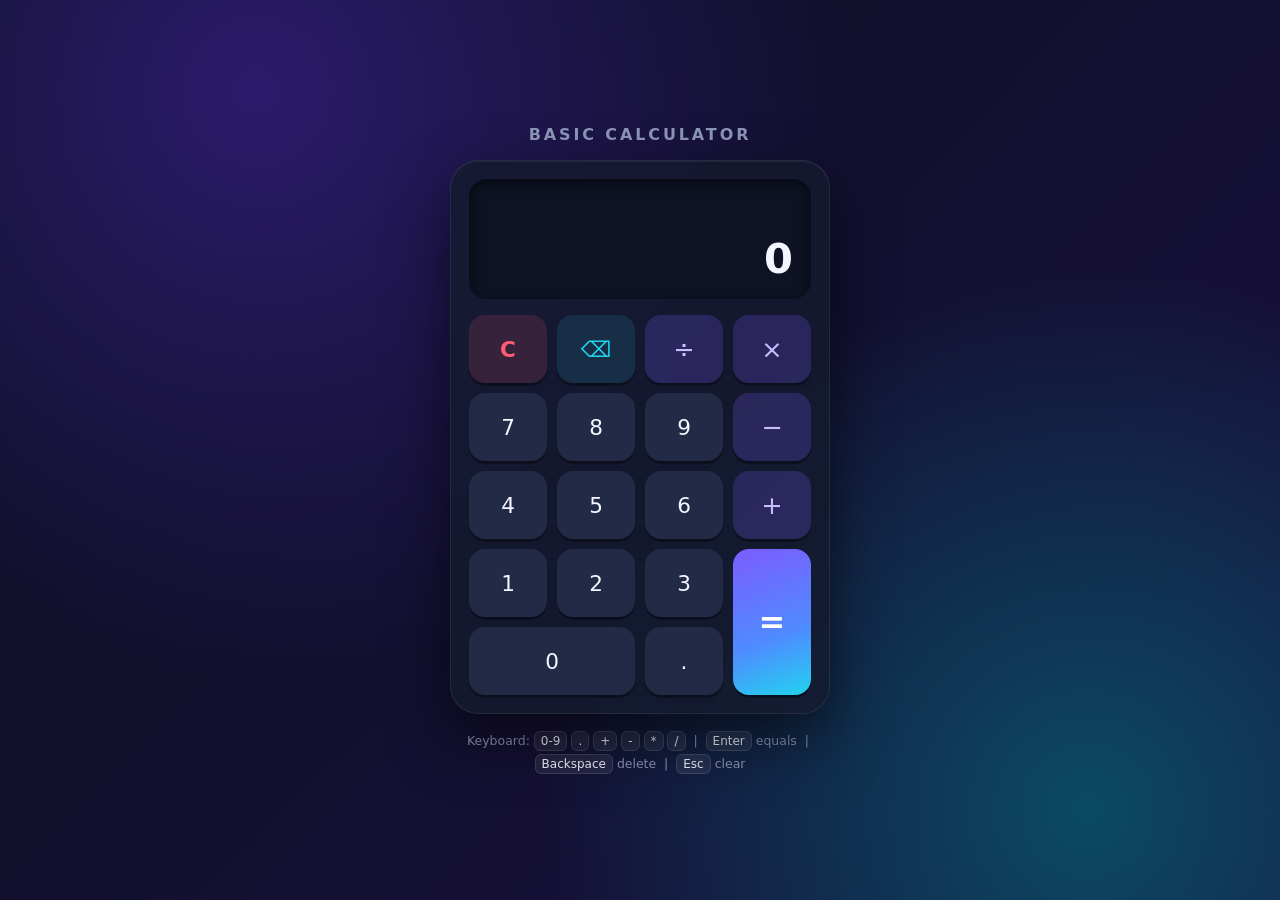
<file: Task-2-Calculator/index.html>
<!DOCTYPE html>
<html lang="en">
<head>
  <meta charset="UTF-8">
  <meta name="viewport" content="width=device-width, initial-scale=1.0">
  <meta name="description" content="A modern basic calculator built with HTML, CSS and vanilla JavaScript.">
  <title>Basic Calculator | CodeAlpha Task 2</title>
  <link rel="stylesheet" href="style.css">
</head>
<body>
  <main class="page">
    <header>
      <h1 class="page-title">Basic Calculator</h1>
    </header>

    <section class="calculator" aria-label="Calculator">
      <!-- Display -->
      <div class="display">
        <div class="display-history" id="history" aria-hidden="true"></div>
        <output class="display-current" id="current" aria-live="polite">0</output>
      </div>

      <!-- Keypad -->
      <div class="keypad" id="keypad" role="group" aria-label="Calculator keys">
        <button type="button" class="key key-clear" data-action="clear" data-key="Escape" aria-label="Clear all">C</button>
        <button type="button" class="key key-function" data-action="backspace" data-key="Backspace" aria-label="Backspace">&#9003;</button>
        <button type="button" class="key key-operator" data-action="operator" data-value="/" data-key="/" aria-label="Divide">&divide;</button>
        <button type="button" class="key key-operator" data-action="operator" data-value="*" data-key="*" aria-label="Multiply">&times;</button>

        <button type="button" class="key" data-action="digit" data-value="7" data-key="7">7</button>
        <button type="button" class="key" data-action="digit" data-value="8" data-key="8">8</button>
        <button type="button" class="key" data-action="digit" data-value="9" data-key="9">9</button>
        <button type="button" class="key key-operator" data-action="operator" data-value="-" data-key="-" aria-label="Subtract">&minus;</button>

        <button type="button" class="key" data-action="digit" data-value="4" data-key="4">4</button>
        <button type="button" class="key" data-action="digit" data-value="5" data-key="5">5</button>
        <button type="button" class="key" data-action="digit" data-value="6" data-key="6">6</button>
        <button type="button" class="key key-operator" data-action="operator" data-value="+" data-key="+" aria-label="Add">+</button>

        <button type="button" class="key" data-action="digit" data-value="1" data-key="1">1</button>
        <button type="button" class="key" data-action="digit" data-value="2" data-key="2">2</button>
        <button type="button" class="key" data-action="digit" data-value="3" data-key="3">3</button>
        <button type="button" class="key key-equals" data-action="equals" data-key="Enter" aria-label="Equals">=</button>

        <button type="button" class="key key-zero" data-action="digit" data-value="0" data-key="0">0</button>
        <button type="button" class="key" data-action="decimal" data-key="." aria-label="Decimal point">.</button>
      </div>
    </section>

    <p class="hint">
      Keyboard: <kbd>0-9</kbd> <kbd>.</kbd> <kbd>+</kbd> <kbd>-</kbd> <kbd>*</kbd> <kbd>/</kbd>
      &nbsp;|&nbsp; <kbd>Enter</kbd> equals &nbsp;|&nbsp; <kbd>Backspace</kbd> delete &nbsp;|&nbsp; <kbd>Esc</kbd> clear
    </p>
  </main>

  <script src="script.js"></script>
</body>
</html>
</file>
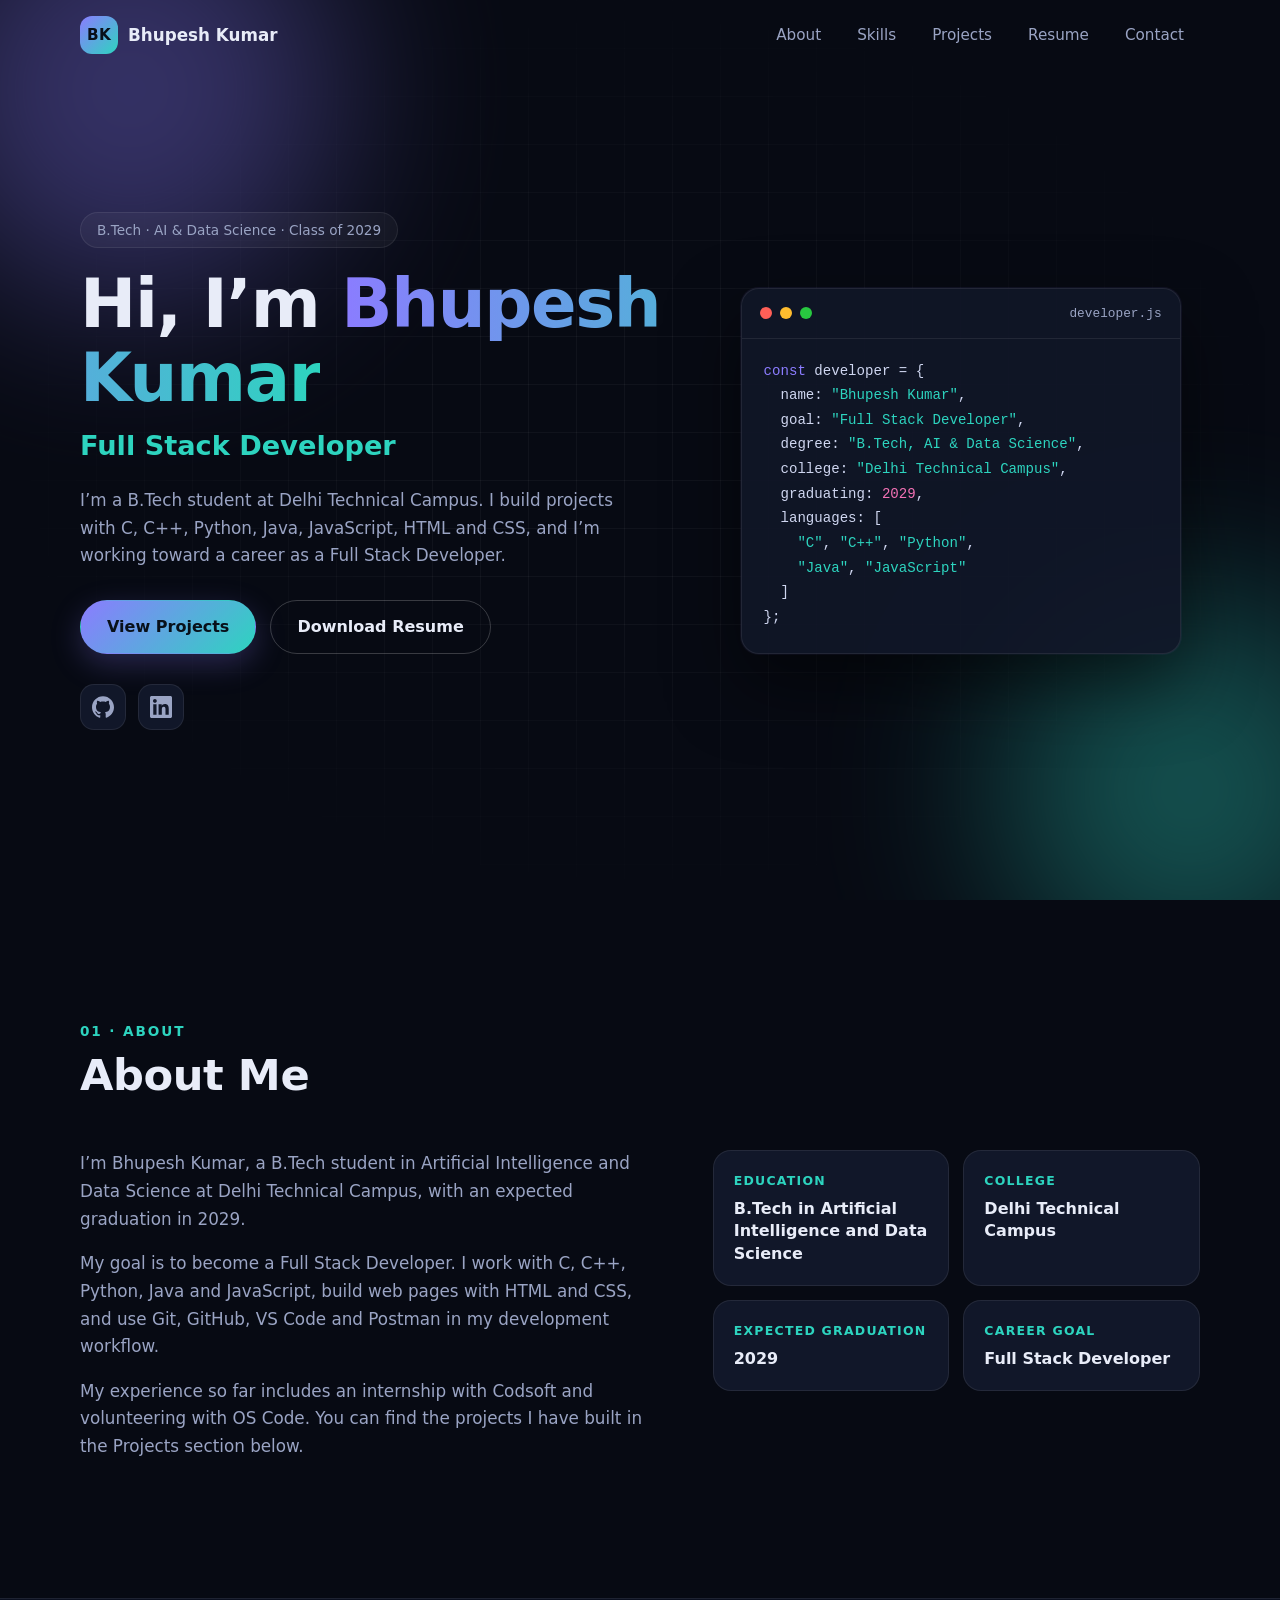
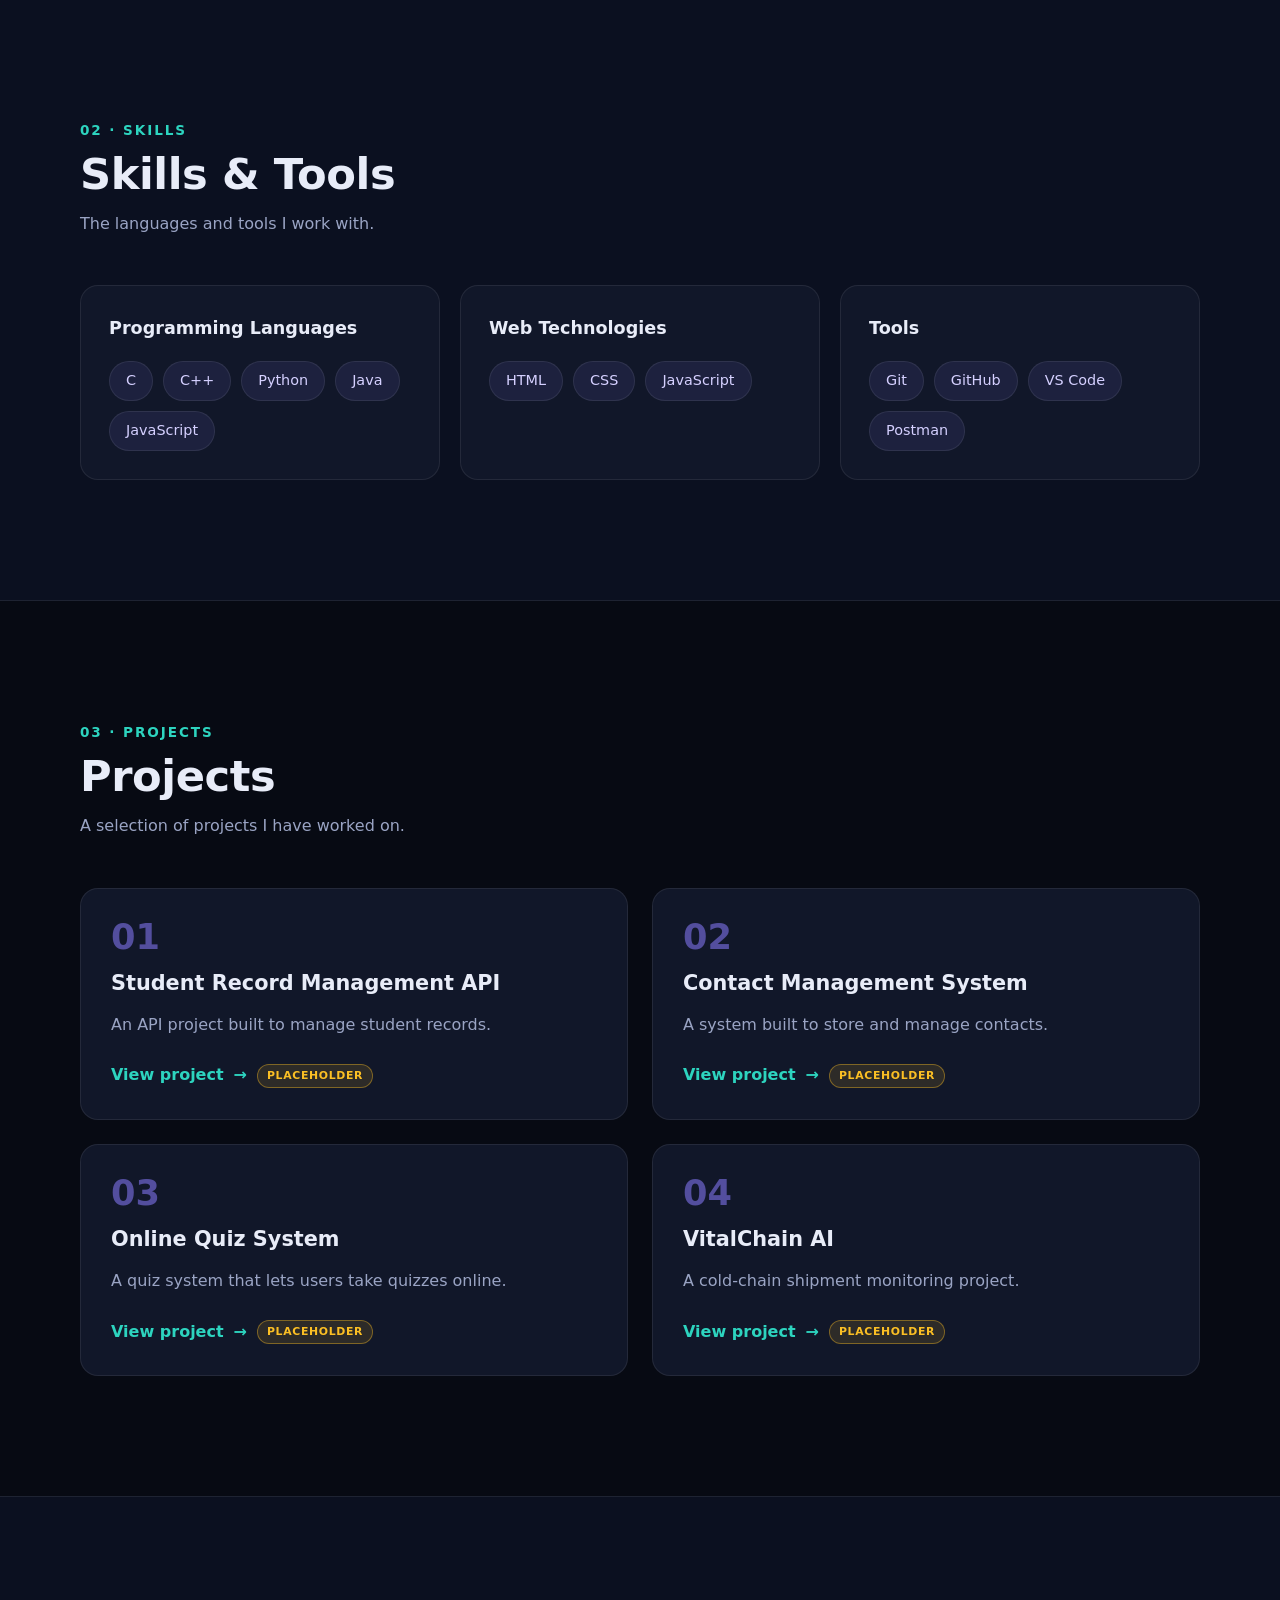
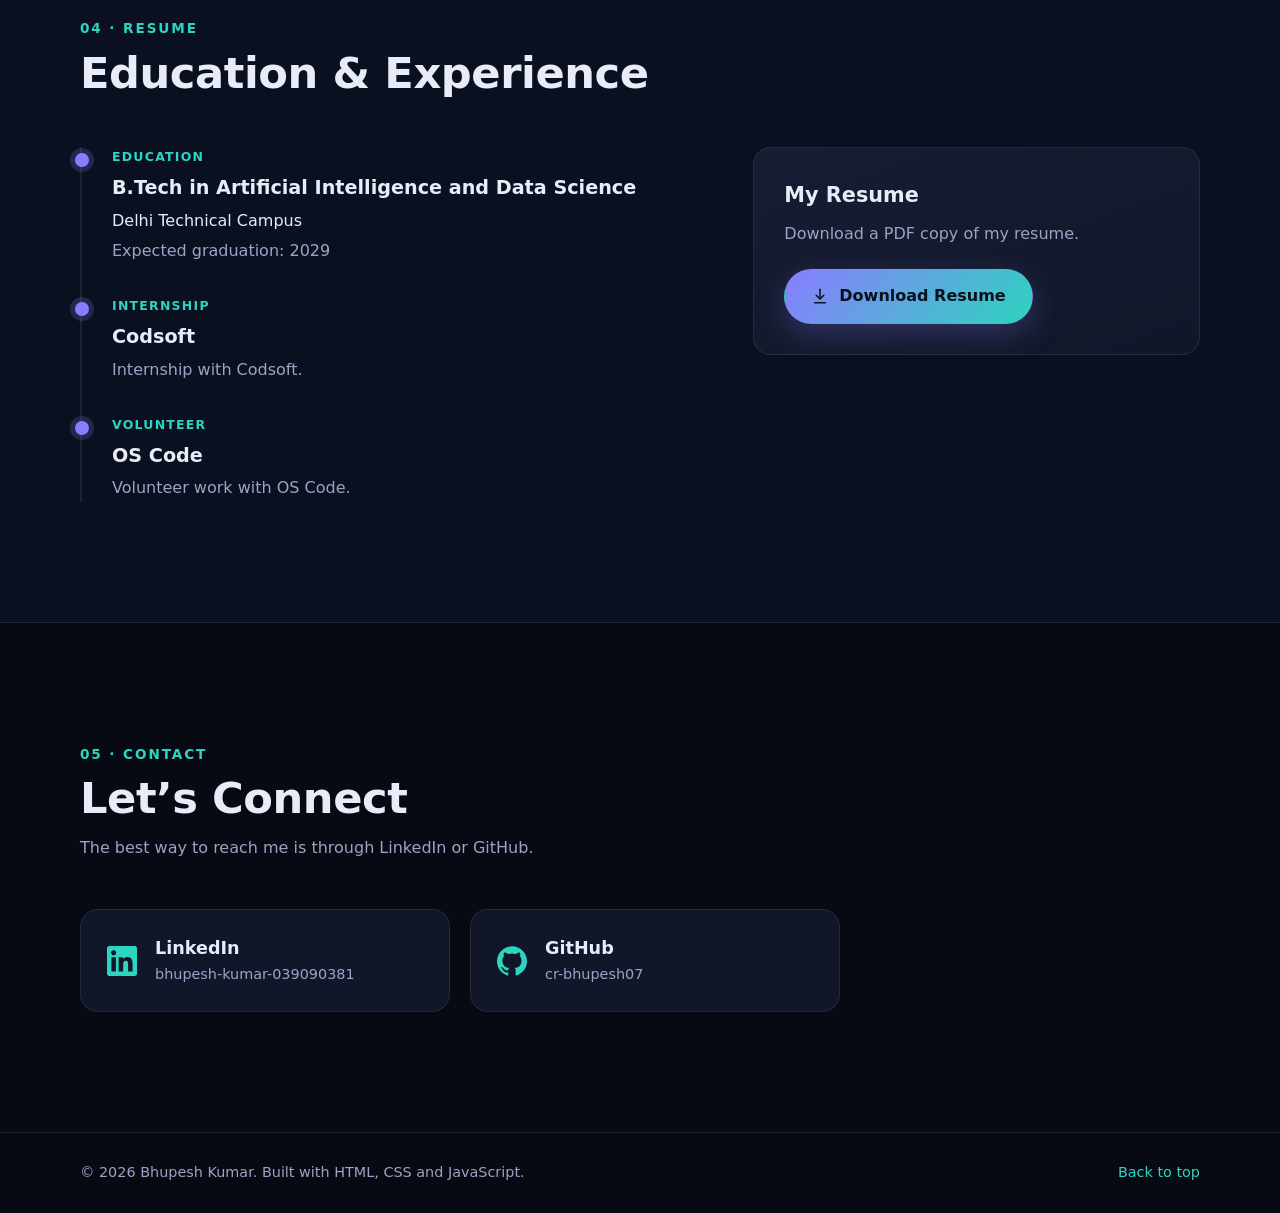
<file: Task-3-Portfolio/index.html>
<!DOCTYPE html>
<html lang="en">
<head>
  <meta charset="UTF-8">
  <meta name="viewport" content="width=device-width, initial-scale=1.0">
  <title>Bhupesh Kumar | Full Stack Developer Portfolio</title>
  <meta name="description" content="Portfolio of Bhupesh Kumar, a B.Tech Artificial Intelligence and Data Science student at Delhi Technical Campus aiming to become a Full Stack Developer.">
  <meta name="theme-color" content="#070a13">
  <link rel="icon" href="data:image/svg+xml,%3Csvg xmlns='http://www.w3.org/2000/svg' viewBox='0 0 64 64'%3E%3Crect width='64' height='64' rx='16' fill='%238b7cff'/%3E%3Ctext x='32' y='42' font-size='28' font-family='Arial' font-weight='700' text-anchor='middle' fill='white'%3EBK%3C/text%3E%3C/svg%3E">
  <!-- Lets CSS know JavaScript is available (animations are only hidden when JS works) -->
  <script>document.documentElement.classList.add('js');</script>
  <link rel="stylesheet" href="style.css">
</head>
<body>
  <a class="skip-link" href="#main">Skip to main content</a>

  <!-- ===================== HEADER / NAVIGATION ===================== -->
  <header class="site-header" id="site-header">
    <div class="container header-inner">
      <a href="#home" class="brand" aria-label="Bhupesh Kumar, back to top">
        <span class="brand-mark" aria-hidden="true">BK</span>
        <span class="brand-name">Bhupesh Kumar</span>
      </a>

      <button class="nav-toggle" id="nav-toggle" type="button"
              aria-label="Open menu" aria-expanded="false" aria-controls="nav-menu">
        <span class="bar"></span>
        <span class="bar"></span>
        <span class="bar"></span>
      </button>

      <nav aria-label="Primary navigation">
        <ul class="nav-menu" id="nav-menu">
          <li><a class="nav-link" href="#about">About</a></li>
          <li><a class="nav-link" href="#skills">Skills</a></li>
          <li><a class="nav-link" href="#projects">Projects</a></li>
          <li><a class="nav-link" href="#resume">Resume</a></li>
          <li><a class="nav-link" href="#contact">Contact</a></li>
        </ul>
      </nav>
    </div>
  </header>

  <main id="main">

    <!-- ===================== HERO ===================== -->
    <section class="hero" id="home" aria-labelledby="hero-title">
      <div class="hero-bg" aria-hidden="true">
        <span class="blob blob-1"></span>
        <span class="blob blob-2"></span>
      </div>

      <div class="container hero-grid">
        <div class="hero-copy">
          <p class="pill reveal">B.Tech &middot; AI &amp; Data Science &middot; Class of 2029</p>
          <h1 id="hero-title" class="reveal">Hi, I&rsquo;m <span class="gradient-text">Bhupesh Kumar</span></h1>
          <p class="hero-role reveal">Full Stack Developer</p>
          <p class="hero-text reveal">
            I&rsquo;m a B.Tech student at Delhi Technical Campus. I build projects with C, C++, Python,
            Java, JavaScript, HTML and CSS, and I&rsquo;m working toward a career as a Full Stack Developer.
          </p>

          <div class="hero-actions reveal">
            <a class="btn btn-primary" href="#projects">View Projects</a>
            <a class="btn btn-outline js-resume" href="resume.pdf" download="Bhupesh-Kumar-Resume.pdf">Download Resume</a>
          </div>

          <ul class="social-list reveal" aria-label="Social links">
            <li>
              <a class="social-link" href="https://github.com/cr-bhupesh07" target="_blank" rel="noopener noreferrer" aria-label="GitHub profile (opens in a new tab)">
                <svg viewBox="0 0 24 24" width="22" height="22" fill="currentColor" aria-hidden="true" focusable="false"><path d="M12 .297c-6.63 0-12 5.373-12 12 0 5.303 3.438 9.8 8.205 11.385.6.113.82-.258.82-.577 0-.285-.01-1.04-.015-2.04-3.338.724-4.042-1.61-4.042-1.61C4.422 18.07 3.633 17.7 3.633 17.7c-1.087-.744.084-.729.084-.729 1.205.084 1.838 1.236 1.838 1.236 1.07 1.835 2.809 1.305 3.495.998.108-.776.417-1.305.76-1.605-2.665-.3-5.466-1.332-5.466-5.93 0-1.31.465-2.38 1.235-3.22-.135-.303-.54-1.523.105-3.176 0 0 1.005-.322 3.3 1.23.96-.267 1.98-.399 3-.405 1.02.006 2.04.138 3 .405 2.28-1.552 3.285-1.23 3.285-1.23.645 1.653.24 2.873.12 3.176.765.84 1.23 1.91 1.23 3.22 0 4.61-2.805 5.625-5.475 5.92.42.36.81 1.096.81 2.22 0 1.606-.015 2.896-.015 3.286 0 .315.21.69.825.57C20.565 22.092 24 17.592 24 12.297c0-6.627-5.373-12-12-12"/></svg>
              </a>
            </li>
            <li>
              <a class="social-link" href="https://www.linkedin.com/in/bhupesh-kumar-039090381" target="_blank" rel="noopener noreferrer" aria-label="LinkedIn profile (opens in a new tab)">
                <svg viewBox="0 0 24 24" width="22" height="22" fill="currentColor" aria-hidden="true" focusable="false"><path d="M20.447 20.452h-3.554v-5.569c0-1.328-.027-3.037-1.852-3.037-1.853 0-2.136 1.445-2.136 2.939v5.667H9.351V9h3.414v1.561h.046c.477-.9 1.637-1.85 3.37-1.85 3.601 0 4.267 2.37 4.267 5.455v6.286zM5.337 7.433c-1.144 0-2.063-.926-2.063-2.065 0-1.138.92-2.063 2.063-2.063 1.14 0 2.064.925 2.064 2.063 0 1.139-.925 2.065-2.064 2.065zm1.782 13.019H3.555V9h3.564v11.452zM22.225 0H1.771C.792 0 0 .774 0 1.729v20.542C0 23.227.792 24 1.771 24h20.451C23.2 24 24 23.227 24 22.271V1.729C24 .774 23.2 0 22.222 0h.003z"/></svg>
              </a>
            </li>
          </ul>
        </div>

        <!-- Decorative code card (only uses facts from this portfolio) -->
        <div class="hero-visual reveal" aria-hidden="true">
          <div class="code-card">
            <div class="code-top">
              <span class="dot dot-red"></span><span class="dot dot-yellow"></span><span class="dot dot-green"></span>
              <span class="code-file">developer.js</span>
            </div>
<pre><code><span class="tok-kw">const</span> developer = {
  name: <span class="tok-str">"Bhupesh Kumar"</span>,
  goal: <span class="tok-str">"Full Stack Developer"</span>,
  degree: <span class="tok-str">"B.Tech, AI &amp; Data Science"</span>,
  college: <span class="tok-str">"Delhi Technical Campus"</span>,
  graduating: <span class="tok-num">2029</span>,
  languages: [
    <span class="tok-str">"C"</span>, <span class="tok-str">"C++"</span>, <span class="tok-str">"Python"</span>,
    <span class="tok-str">"Java"</span>, <span class="tok-str">"JavaScript"</span>
  ]
};</code></pre>
          </div>
        </div>
      </div>
    </section>

    <!-- ===================== ABOUT ===================== -->
    <section class="section" id="about" aria-labelledby="about-title">
      <div class="container">
        <div class="section-head reveal">
          <p class="eyebrow">01 &middot; About</p>
          <h2 id="about-title">About Me</h2>
        </div>

        <div class="about-grid">
          <div class="about-text reveal">
            <p>
              I&rsquo;m Bhupesh Kumar, a B.Tech student in Artificial Intelligence and Data Science at
              Delhi Technical Campus, with an expected graduation in 2029.
            </p>
            <p>
              My goal is to become a Full Stack Developer. I work with C, C++, Python, Java and
              JavaScript, build web pages with HTML and CSS, and use Git, GitHub, VS Code and Postman
              in my development workflow.
            </p>
            <p>
              My experience so far includes an internship with Codsoft and volunteering with OS Code.
              You can find the projects I have built in the Projects section below.
            </p>
          </div>

          <ul class="fact-grid" data-stagger>
            <li class="fact-card reveal">
              <span class="fact-label">Education</span>
              <span class="fact-value">B.Tech in Artificial Intelligence and Data Science</span>
            </li>
            <li class="fact-card reveal">
              <span class="fact-label">College</span>
              <span class="fact-value">Delhi Technical Campus</span>
            </li>
            <li class="fact-card reveal">
              <span class="fact-label">Expected Graduation</span>
              <span class="fact-value">2029</span>
            </li>
            <li class="fact-card reveal">
              <span class="fact-label">Career Goal</span>
              <span class="fact-value">Full Stack Developer</span>
            </li>
          </ul>
        </div>
      </div>
    </section>

    <!-- ===================== SKILLS ===================== -->
    <section class="section section-alt" id="skills" aria-labelledby="skills-title">
      <div class="container">
        <div class="section-head reveal">
          <p class="eyebrow">02 &middot; Skills</p>
          <h2 id="skills-title">Skills &amp; Tools</h2>
          <p class="section-sub">The languages and tools I work with.</p>
        </div>

        <div class="skills-grid" data-stagger>
          <article class="skill-card reveal">
            <h3>Programming Languages</h3>
            <ul class="chip-list">
              <li>C</li>
              <li>C++</li>
              <li>Python</li>
              <li>Java</li>
              <li>JavaScript</li>
            </ul>
          </article>

          <article class="skill-card reveal">
            <h3>Web Technologies</h3>
            <ul class="chip-list">
              <li>HTML</li>
              <li>CSS</li>
              <li>JavaScript</li>
            </ul>
          </article>

          <article class="skill-card reveal">
            <h3>Tools</h3>
            <ul class="chip-list">
              <li>Git</li>
              <li>GitHub</li>
              <li>VS Code</li>
              <li>Postman</li>
            </ul>
          </article>
        </div>
      </div>
    </section>

    <!-- ===================== PROJECTS ===================== -->
    <section class="section" id="projects" aria-labelledby="projects-title">
      <div class="container">
        <div class="section-head reveal">
          <p class="eyebrow">03 &middot; Projects</p>
          <h2 id="projects-title">Projects</h2>
          <p class="section-sub">A selection of projects I have worked on.</p>
        </div>

        <!--
          HOW TO ADD A REAL PROJECT LINK:
          1. Replace href="#" with your real URL (GitHub repo or live demo).
          2. Delete the word "link-placeholder" from the class list.
          3. Optionally add: target="_blank" rel="noopener noreferrer"
        -->
        <div class="projects-grid" data-stagger>

          <article class="project-card reveal">
            <span class="project-number" aria-hidden="true">01</span>
            <h3>Student Record Management API</h3>
            <p>An API project built to manage student records.</p>
            <div class="project-links">
              <a class="project-link link-placeholder" href="#" title="Placeholder: replace this link in index.html">View project <span aria-hidden="true">&rarr;</span></a>
            </div>
          </article>

          <article class="project-card reveal">
            <span class="project-number" aria-hidden="true">02</span>
            <h3>Contact Management System</h3>
            <p>A system built to store and manage contacts.</p>
            <div class="project-links">
              <a class="project-link link-placeholder" href="#" title="Placeholder: replace this link in index.html">View project <span aria-hidden="true">&rarr;</span></a>
            </div>
          </article>

          <article class="project-card reveal">
            <span class="project-number" aria-hidden="true">03</span>
            <h3>Online Quiz System</h3>
            <p>A quiz system that lets users take quizzes online.</p>
            <div class="project-links">
              <a class="project-link link-placeholder" href="#" title="Placeholder: replace this link in index.html">View project <span aria-hidden="true">&rarr;</span></a>
            </div>
          </article>

          <article class="project-card reveal">
            <span class="project-number" aria-hidden="true">04</span>
            <h3>VitalChain AI</h3>
            <p>A cold-chain shipment monitoring project.</p>
            <div class="project-links">
              <a class="project-link link-placeholder" href="#" title="Placeholder: replace this link in index.html">View project <span aria-hidden="true">&rarr;</span></a>
            </div>
          </article>

        </div>
      </div>
    </section>

    <!-- ===================== RESUME / EXPERIENCE ===================== -->
    <section class="section section-alt" id="resume" aria-labelledby="resume-title">
      <div class="container">
        <div class="section-head reveal">
          <p class="eyebrow">04 &middot; Resume</p>
          <h2 id="resume-title">Education &amp; Experience</h2>
        </div>

        <div class="resume-grid">
          <!--
            TIP: To add dates or details later, edit the <p> text inside each item below.
          -->
          <ol class="timeline reveal">
            <li class="timeline-item">
              <p class="timeline-type">Education</p>
              <h3>B.Tech in Artificial Intelligence and Data Science</h3>
              <p class="timeline-org">Delhi Technical Campus</p>
              <p>Expected graduation: 2029</p>
            </li>
            <li class="timeline-item">
              <p class="timeline-type">Internship</p>
              <h3>Codsoft</h3>
              <p>Internship with Codsoft.</p>
            </li>
            <li class="timeline-item">
              <p class="timeline-type">Volunteer</p>
              <h3>OS Code</h3>
              <p>Volunteer work with OS Code.</p>
            </li>
          </ol>

          <aside class="resume-card reveal" aria-labelledby="resume-card-title">
            <h3 id="resume-card-title">My Resume</h3>
            <p>Download a PDF copy of my resume.</p>
            <a class="btn btn-primary js-resume" href="resume.pdf" download="Bhupesh-Kumar-Resume.pdf">
              <svg viewBox="0 0 24 24" width="18" height="18" fill="none" stroke="currentColor" stroke-width="2" stroke-linecap="round" stroke-linejoin="round" aria-hidden="true" focusable="false"><path d="M12 3v12"/><path d="m7 11 5 5 5-5"/><path d="M5 21h14"/></svg>
              Download Resume
            </a>
          </aside>
        </div>
      </div>
    </section>

    <!-- ===================== CONTACT ===================== -->
    <section class="section" id="contact" aria-labelledby="contact-title">
      <div class="container">
        <div class="section-head reveal">
          <p class="eyebrow">05 &middot; Contact</p>
          <h2 id="contact-title">Let&rsquo;s Connect</h2>
          <p class="section-sub">The best way to reach me is through LinkedIn or GitHub.</p>
        </div>

        <!--
          TO ADD YOUR EMAIL LATER: add a third card inside the list below, for example:
          <li class="reveal"><a class="contact-card" href="mailto:your-email@example.com"> ... </a></li>
        -->
        <ul class="contact-grid" data-stagger>
          <li class="reveal">
            <a class="contact-card" href="https://www.linkedin.com/in/bhupesh-kumar-039090381" target="_blank" rel="noopener noreferrer">
              <svg viewBox="0 0 24 24" width="30" height="30" fill="currentColor" aria-hidden="true" focusable="false"><path d="M20.447 20.452h-3.554v-5.569c0-1.328-.027-3.037-1.852-3.037-1.853 0-2.136 1.445-2.136 2.939v5.667H9.351V9h3.414v1.561h.046c.477-.9 1.637-1.85 3.37-1.85 3.601 0 4.267 2.37 4.267 5.455v6.286zM5.337 7.433c-1.144 0-2.063-.926-2.063-2.065 0-1.138.92-2.063 2.063-2.063 1.14 0 2.064.925 2.064 2.063 0 1.139-.925 2.065-2.064 2.065zm1.782 13.019H3.555V9h3.564v11.452zM22.225 0H1.771C.792 0 0 .774 0 1.729v20.542C0 23.227.792 24 1.771 24h20.451C23.2 24 24 23.227 24 22.271V1.729C24 .774 23.2 0 22.222 0h.003z"/></svg>
              <span class="contact-text">
                <span class="contact-title">LinkedIn</span>
                <span class="contact-handle">bhupesh-kumar-039090381</span>
              </span>
              <span class="visually-hidden">(opens in a new tab)</span>
            </a>
          </li>
          <li class="reveal">
            <a class="contact-card" href="https://github.com/cr-bhupesh07" target="_blank" rel="noopener noreferrer">
              <svg viewBox="0 0 24 24" width="30" height="30" fill="currentColor" aria-hidden="true" focusable="false"><path d="M12 .297c-6.63 0-12 5.373-12 12 0 5.303 3.438 9.8 8.205 11.385.6.113.82-.258.82-.577 0-.285-.01-1.04-.015-2.04-3.338.724-4.042-1.61-4.042-1.61C4.422 18.07 3.633 17.7 3.633 17.7c-1.087-.744.084-.729.084-.729 1.205.084 1.838 1.236 1.838 1.236 1.07 1.835 2.809 1.305 3.495.998.108-.776.417-1.305.76-1.605-2.665-.3-5.466-1.332-5.466-5.93 0-1.31.465-2.38 1.235-3.22-.135-.303-.54-1.523.105-3.176 0 0 1.005-.322 3.3 1.23.96-.267 1.98-.399 3-.405 1.02.006 2.04.138 3 .405 2.28-1.552 3.285-1.23 3.285-1.23.645 1.653.24 2.873.12 3.176.765.84 1.23 1.91 1.23 3.22 0 4.61-2.805 5.625-5.475 5.92.42.36.81 1.096.81 2.22 0 1.606-.015 2.896-.015 3.286 0 .315.21.69.825.57C20.565 22.092 24 17.592 24 12.297c0-6.627-5.373-12-12-12"/></svg>
              <span class="contact-text">
                <span class="contact-title">GitHub</span>
                <span class="contact-handle">cr-bhupesh07</span>
              </span>
              <span class="visually-hidden">(opens in a new tab)</span>
            </a>
          </li>
        </ul>
      </div>
    </section>
  </main>

  <!-- ===================== FOOTER ===================== -->
  <footer class="site-footer">
    <div class="container footer-inner">
      <p>&copy; <span id="year">2026</span> Bhupesh Kumar. Built with HTML, CSS and JavaScript.</p>
      <a class="footer-link" href="#home">Back to top</a>
    </div>
  </footer>

  <!-- Floating helpers -->
  <button class="back-to-top" id="back-to-top" type="button" aria-label="Back to top">
    <svg viewBox="0 0 24 24" width="20" height="20" fill="none" stroke="currentColor" stroke-width="2.5" stroke-linecap="round" stroke-linejoin="round" aria-hidden="true" focusable="false"><path d="m18 15-6-6-6 6"/></svg>
  </button>
  <div class="toast" id="toast" role="status" aria-live="polite"></div>

  <script src="script.js"></script>
</body>
</html>
</file>
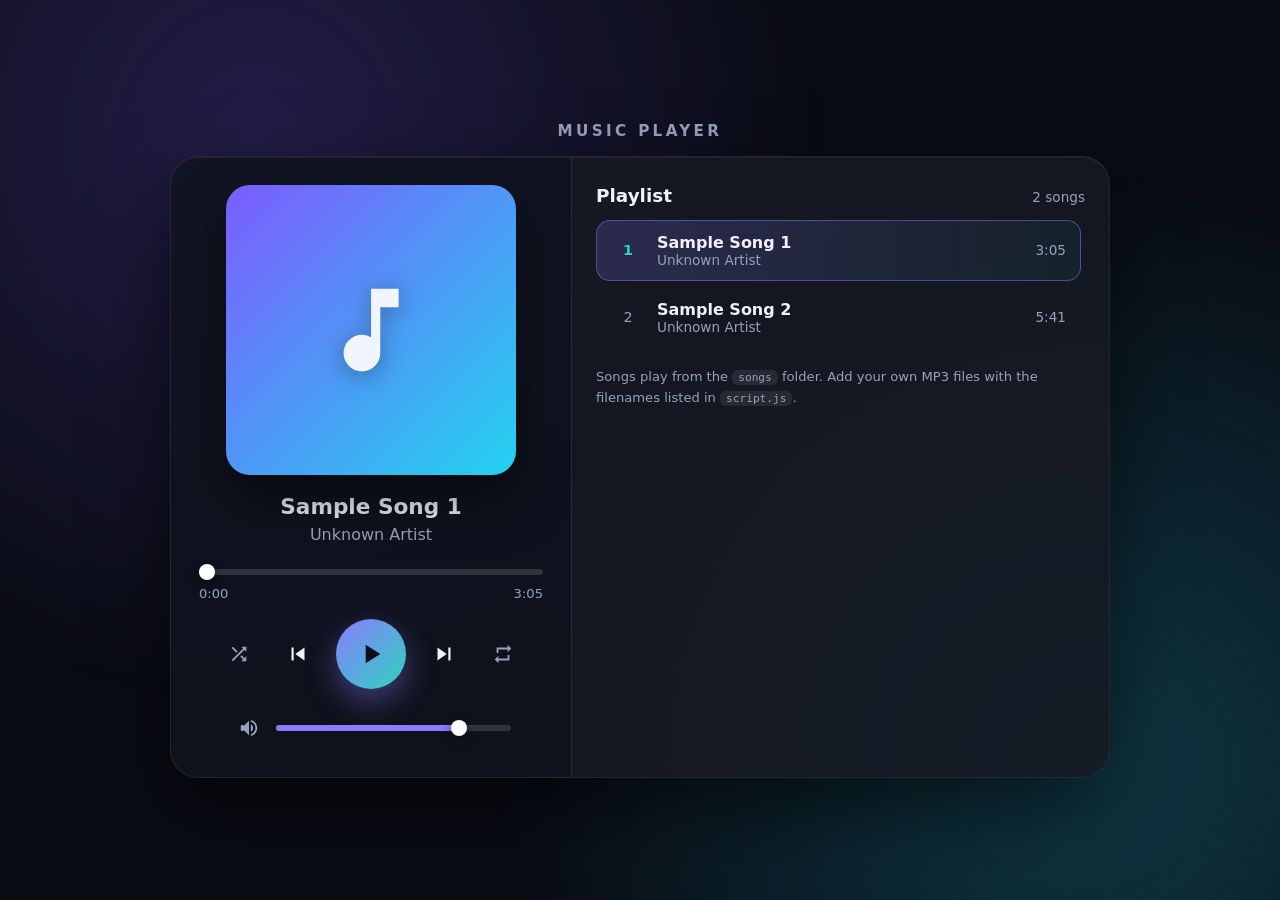
<file: Task-4-Music-Player/index.html>
<!DOCTYPE html>
<html lang="en">
<head>
  <meta charset="UTF-8">
  <meta name="viewport" content="width=device-width, initial-scale=1.0">
  <title>Music Player | CodeAlpha Task 4</title>
  <meta name="description" content="A responsive music player built with HTML, CSS and vanilla JavaScript.">
  <meta name="theme-color" content="#0a0c14">
  <link rel="icon" href="data:image/svg+xml,%3Csvg xmlns='http://www.w3.org/2000/svg' viewBox='0 0 64 64'%3E%3Crect width='64' height='64' rx='16' fill='%238b7cff'/%3E%3Cpath d='M36 14v21.1a8 8 0 1 0 4 6.9V22h8v-8z' fill='white'/%3E%3C/svg%3E">
  <link rel="stylesheet" href="style.css">
</head>
<body>
  <main class="app">
    <header class="app-header">
      <h1>Music Player</h1>
    </header>

    <section class="player-card" aria-label="Music player">

      <!-- ================= NOW PLAYING ================= -->
      <div class="now-playing">
        <div class="artwork" id="artwork">
          <img id="cover" alt="" hidden>
          <svg class="artwork-icon" viewBox="0 0 24 24" fill="currentColor" aria-hidden="true" focusable="false">
            <path d="M12 3v10.55c-.59-.34-1.27-.55-2-.55-2.21 0-4 1.79-4 4s1.79 4 4 4 4-1.79 4-4V7h4V3h-6z"/>
          </svg>
        </div>

        <div class="track-info">
          <h2 class="track-title" id="track-title">Loading&hellip;</h2>
          <p class="track-artist" id="track-artist"></p>
        </div>

        <div class="progress-area">
          <input class="range" id="progress" type="range" min="0" max="10000" step="1" value="0"
                 disabled aria-label="Seek position">
          <div class="time-row">
            <span id="current-time">0:00</span>
            <span id="duration">--:--</span>
          </div>
        </div>

        <div class="controls">
          <button class="ctrl ctrl-small" id="shuffle-btn" type="button" aria-label="Shuffle" aria-pressed="false" title="Shuffle: off">
            <svg viewBox="0 0 24 24" fill="currentColor" aria-hidden="true" focusable="false"><path d="M10.59 9.17L5.41 4 4 5.41l5.17 5.17 1.42-1.41zM14.5 4l2.04 2.04L4 18.59 5.41 20 17.96 7.46 20 9.5V4h-5.5zm.33 9.41l-1.41 1.41 3.13 3.13L14.5 20H20v-5.5l-2.04 2.04-3.13-3.13z"/></svg>
          </button>

          <button class="ctrl" id="prev-btn" type="button" aria-label="Previous song">
            <svg viewBox="0 0 24 24" fill="currentColor" aria-hidden="true" focusable="false"><path d="M6 6h2v12H6zm3.5 6l8.5 6V6z"/></svg>
          </button>

          <button class="ctrl play-btn" id="play-btn" type="button" aria-label="Play">
            <svg class="icon-play" viewBox="0 0 24 24" fill="currentColor" aria-hidden="true" focusable="false"><path d="M8 5v14l11-7z"/></svg>
            <svg class="icon-pause" viewBox="0 0 24 24" fill="currentColor" aria-hidden="true" focusable="false"><path d="M6 5h4v14H6zM14 5h4v14h-4z"/></svg>
          </button>

          <button class="ctrl" id="next-btn" type="button" aria-label="Next song">
            <svg viewBox="0 0 24 24" fill="currentColor" aria-hidden="true" focusable="false"><path d="M6 18l8.5-6L6 6v12zM16 6v12h2V6h-2z"/></svg>
          </button>

          <button class="ctrl ctrl-small repeat-btn" id="repeat-btn" type="button" aria-label="Repeat: off" title="Repeat: off" data-mode="off">
            <svg viewBox="0 0 24 24" fill="currentColor" aria-hidden="true" focusable="false"><path d="M7 7h10v3l4-4-4-4v3H5v6h2V7zm10 10H7v-3l-4 4 4 4v-3h12v-6h-2v4z"/></svg>
            <span class="badge" aria-hidden="true">1</span>
          </button>
        </div>

        <div class="volume-row">
          <button class="ctrl ctrl-small mute-btn" id="mute-btn" type="button" aria-label="Mute" data-level="high">
            <svg class="icon-vol-high" viewBox="0 0 24 24" fill="currentColor" aria-hidden="true" focusable="false"><path d="M3 9v6h4l5 5V4L7 9H3zm13.5 3c0-1.77-1.02-3.29-2.5-4.03v8.05c1.48-.73 2.5-2.25 2.5-4.02zM14 3.23v2.06c2.89.86 5 3.54 5 6.71s-2.11 5.85-5 6.71v2.06c4.01-.91 7-4.49 7-8.77s-2.99-7.86-7-8.77z"/></svg>
            <svg class="icon-vol-low" viewBox="0 0 24 24" fill="currentColor" aria-hidden="true" focusable="false"><path d="M18.5 12c0-1.77-1.02-3.29-2.5-4.03v8.05c1.48-.73 2.5-2.25 2.5-4.02zM5 9v6h4l5 5V4L9 9H5z"/></svg>
            <svg class="icon-vol-muted" viewBox="0 0 24 24" fill="currentColor" aria-hidden="true" focusable="false"><path d="M16.5 12c0-1.77-1.02-3.29-2.5-4.03v2.21l2.45 2.45c.03-.2.05-.41.05-.63zm2.5 0c0 .94-.2 1.82-.54 2.64l1.51 1.51C20.63 14.91 21 13.5 21 12c0-4.28-2.99-7.86-7-8.77v2.06c2.89.86 5 3.54 5 6.71zM4.27 3L3 4.27 7.73 9H3v6h4l5 5v-6.73l4.25 4.25c-.67.52-1.42.93-2.25 1.18v2.06c1.38-.31 2.63-.95 3.69-1.81L19.73 21 21 19.73l-9-9L4.27 3zM12 4L9.91 6.09 12 8.18V4z"/></svg>
          </button>
          <input class="range volume-slider" id="volume" type="range" min="0" max="1" step="0.01" value="0.8" aria-label="Volume">
        </div>

        <p class="message" id="message" role="status" aria-live="polite"></p>
      </div>

      <!-- ================= PLAYLIST ================= -->
      <aside class="playlist-panel" aria-labelledby="playlist-title">
        <div class="playlist-head">
          <h2 id="playlist-title">Playlist</h2>
          <span class="playlist-count" id="playlist-count"></span>
        </div>
        <ul class="playlist" id="playlist"></ul>
        <p class="playlist-hint">
          Songs play from the <code>songs</code> folder. Add your own MP3 files with the filenames listed in <code>script.js</code>.
        </p>
      </aside>

    </section>
  </main>

  <audio id="audio" preload="metadata"></audio>

  <script src="script.js"></script>
</body>
</html>
</file>
<file: Task-2-Calculator/style.css>
/* ---------- Theme variables ---------- */
:root {
  --bg-1: #0b1020;
  --bg-2: #1a1040;
  --display-bg: #0e1222;
  --key: #232a45;
  --key-hover: #2e3659;
  --text: #f3f5ff;
  --muted: #8d95b8;
  --accent: #7c5cff;
  --accent-2: #22d3ee;
  --danger: #ff5d73;
  --radius: 16px;
}

/* ---------- Reset / base ---------- */
*,
*::before,
*::after {
  box-sizing: border-box;
}

html {
  -webkit-text-size-adjust: 100%;
}

body {
  margin: 0;
  min-height: 100vh;
  min-height: 100dvh;
  display: grid;
  place-items: center;
  padding: 20px 14px;
  font-family: "Segoe UI", system-ui, -apple-system, Roboto, Helvetica, Arial, sans-serif;
  color: var(--text);
  background:
    radial-gradient(circle at 20% 10%, #2b1b6b 0%, transparent 45%),
    radial-gradient(circle at 85% 90%, #0b4a63 0%, transparent 40%),
    linear-gradient(135deg, var(--bg-1), var(--bg-2));
  background-attachment: fixed;
}

.page {
  width: 100%;
  max-width: 380px;
  display: flex;
  flex-direction: column;
  align-items: center;
  gap: 16px;
}

.page-title {
  margin: 0;
  font-size: 1rem;
  font-weight: 600;
  letter-spacing: 0.18em;
  text-transform: uppercase;
  color: var(--muted);
}

/* ---------- Calculator card ---------- */
.calculator {
  width: 100%;
  padding: 18px;
  border-radius: 28px;
  background: rgba(21, 26, 46, 0.85);
  border: 1px solid rgba(255, 255, 255, 0.08);
  box-shadow: 0 25px 60px rgba(0, 0, 0, 0.55), inset 0 1px 0 rgba(255, 255, 255, 0.06);
  backdrop-filter: blur(10px);
  -webkit-backdrop-filter: blur(10px);
  animation: rise 0.6s ease both;
}

@keyframes rise {
  from {
    opacity: 0;
    transform: translateY(20px) scale(0.98);
  }
  to {
    opacity: 1;
    transform: translateY(0) scale(1);
  }
}

/* ---------- Display ---------- */
.display {
  min-height: 120px;
  margin-bottom: 16px;
  padding: 16px 18px;
  display: flex;
  flex-direction: column;
  justify-content: flex-end;
  text-align: right;
  border-radius: 18px;
  background: var(--display-bg);
  box-shadow: inset 0 4px 14px rgba(0, 0, 0, 0.45);
}

.display-history {
  min-height: 1.4em;
  font-size: 0.95rem;
  color: var(--muted);
  overflow-wrap: anywhere;
}

.display-current {
  display: block;
  font-size: 2.6rem;
  font-weight: 600;
  line-height: 1.15;
  overflow-wrap: anywhere;
  font-variant-numeric: tabular-nums;
  transition: font-size 0.15s ease, color 0.2s ease;
}

.display-current.size-md {
  font-size: 1.9rem;
}

.display-current.size-sm {
  font-size: 1.35rem;
}

.display-current.error {
  color: var(--danger);
}

/* ---------- Keypad ---------- */
.keypad {
  display: grid;
  grid-template-columns: repeat(4, 1fr);
  grid-auto-rows: clamp(56px, 15vw, 68px);
  gap: 10px;
}

.key {
  border: 0;
  border-radius: var(--radius);
  background: var(--key);
  color: var(--text);
  font: inherit;
  font-size: 1.35rem;
  font-weight: 500;
  cursor: pointer;
  user-select: none;
  -webkit-tap-highlight-color: transparent;
  touch-action: manipulation;
  box-shadow: 0 3px 0 rgba(0, 0, 0, 0.35);
  transition: transform 0.12s ease, background-color 0.2s ease,
              box-shadow 0.2s ease, filter 0.2s ease;
}

/* Hover only on devices that really have a mouse */
@media (hover: hover) {
  .key:hover {
    background: var(--key-hover);
    transform: translateY(-2px);
    box-shadow: 0 8px 16px rgba(0, 0, 0, 0.4);
  }
  .key-operator:hover {
    background: rgba(124, 92, 255, 0.4);
  }
  .key-function:hover {
    background: rgba(34, 211, 238, 0.25);
  }
  .key-clear:hover {
    background: rgba(255, 93, 115, 0.3);
  }
  .key-equals:hover {
    filter: brightness(1.12);
  }
}

/* Press animation (mouse, touch and keyboard) */
.key:active,
.key.pressed {
  transform: translateY(1px) scale(0.95);
  box-shadow: 0 1px 0 rgba(0, 0, 0, 0.35);
}

.key:focus-visible {
  outline: 3px solid var(--accent-2);
  outline-offset: 2px;
}

.key-operator {
  background: rgba(124, 92, 255, 0.22);
  color: #c9bcff;
  font-size: 1.6rem;
}

.key-function {
  background: rgba(34, 211, 238, 0.12);
  color: var(--accent-2);
}

.key-clear {
  background: rgba(255, 93, 115, 0.14);
  color: var(--danger);
  font-weight: 600;
}

.key-equals {
  grid-row: span 2;
  background: linear-gradient(160deg, var(--accent), #4f8bff 60%, var(--accent-2));
  color: #ffffff;
  font-size: 2rem;
  font-weight: 600;
}

.key-zero {
  grid-column: span 2;
}

/* ---------- Hint text ---------- */
.hint {
  margin: 0;
  font-size: 0.78rem;
  line-height: 1.8;
  text-align: center;
  color: var(--muted);
}

kbd {
  padding: 2px 6px;
  border-radius: 6px;
  background: rgba(255, 255, 255, 0.08);
  border: 1px solid rgba(255, 255, 255, 0.12);
  font-family: inherit;
  font-size: 0.75rem;
  color: var(--text);
}

/* ---------- Responsive tweaks ---------- */
@media (max-width: 360px) {
  .calculator {
    padding: 14px;
    border-radius: 22px;
  }
  .keypad {
    gap: 8px;
  }
  .display-current {
    font-size: 2.2rem;
  }
}

@media (max-height: 640px) {
  body {
    place-items: start center;
  }
}

/* ---------- Respect "reduce motion" setting ---------- */
@media (prefers-reduced-motion: reduce) {
  *,
  *::before,
  *::after {
    animation: none !important;
    transition: none !important;
  }
}
</file>
<file: Task-3-Portfolio/style.css>
/* =========================================================
   Personal Portfolio - Bhupesh Kumar
   ========================================================= */

/* ---------- Theme variables ---------- */
:root {
  --bg: #070a13;
  --bg-alt: #0b1020;
  --surface: #111729;
  --surface-2: #161d33;
  --border: rgba(255, 255, 255, 0.08);
  --text: #e8ecf8;
  --muted: #9aa4c4;
  --accent: #8b7cff;
  --accent-2: #2dd4bf;
  --accent-3: #f472b6;
  --warning: #fbbf24;
  --radius: 18px;
  --header-h: 72px;
  --max-width: 1120px;
}

/* ---------- Base ---------- */
*,
*::before,
*::after {
  box-sizing: border-box;
}

html {
  scroll-behavior: smooth;
  -webkit-text-size-adjust: 100%;
}

body {
  margin: 0;
  font-family: "Segoe UI", system-ui, -apple-system, Roboto, Helvetica, Arial, sans-serif;
  background: var(--bg);
  color: var(--text);
  line-height: 1.65;
  overflow-x: hidden;
}

body.menu-open {
  overflow: hidden;
}

section[id] {
  scroll-margin-top: calc(var(--header-h) - 1px);
}

h1, h2, h3, p {
  margin-top: 0;
}

ul, ol {
  margin: 0;
  padding: 0;
  list-style: none;
}

a {
  color: inherit;
}

:focus-visible {
  outline: 3px solid var(--accent-2);
  outline-offset: 3px;
  border-radius: 6px;
}

.container {
  width: min(100% - 40px, var(--max-width));
  margin-inline: auto;
}

.visually-hidden {
  position: absolute;
  width: 1px;
  height: 1px;
  margin: -1px;
  padding: 0;
  overflow: hidden;
  clip: rect(0, 0, 0, 0);
  white-space: nowrap;
  border: 0;
}

.skip-link {
  position: fixed;
  top: -60px;
  left: 16px;
  z-index: 300;
  padding: 10px 18px;
  border-radius: 10px;
  background: var(--accent-2);
  color: #04110f;
  font-weight: 700;
  text-decoration: none;
  transition: top 0.2s ease;
}

.skip-link:focus {
  top: 12px;
}

/* ---------- Header / navigation ---------- */
.site-header {
  position: fixed;
  top: 0;
  left: 0;
  right: 0;
  z-index: 100;
  height: var(--header-h);
  display: flex;
  align-items: center;
  border-bottom: 1px solid transparent;
  transition: background 0.3s ease, border-color 0.3s ease;
}

.site-header.scrolled {
  background: rgba(7, 10, 19, 0.82);
  backdrop-filter: blur(14px);
  -webkit-backdrop-filter: blur(14px);
  border-bottom-color: var(--border);
}

.header-inner {
  display: flex;
  align-items: center;
  justify-content: space-between;
  gap: 16px;
}

.brand {
  display: inline-flex;
  align-items: center;
  gap: 10px;
  font-weight: 700;
  text-decoration: none;
}

.brand-mark {
  display: grid;
  place-items: center;
  width: 38px;
  height: 38px;
  border-radius: 12px;
  background: linear-gradient(135deg, var(--accent), var(--accent-2));
  color: #08101a;
  font-size: 0.95rem;
  font-weight: 800;
  letter-spacing: 0.02em;
}

.brand-name {
  font-size: 1.05rem;
}

.nav-menu {
  display: flex;
  flex-wrap: wrap;
  align-items: center;
  gap: 4px;
}

.nav-link {
  display: block;
  padding: 8px 16px;
  border-radius: 999px;
  color: var(--muted);
  font-size: 0.95rem;
  font-weight: 500;
  text-decoration: none;
  transition: color 0.25s ease, background 0.25s ease;
}

.nav-link:hover {
  color: var(--text);
  background: rgba(255, 255, 255, 0.06);
}

.nav-link.active {
  color: var(--text);
  background: rgba(139, 124, 255, 0.18);
}

.nav-toggle {
  display: none;
  width: 44px;
  height: 44px;
  padding: 0;
  flex-direction: column;
  align-items: center;
  justify-content: center;
  gap: 5px;
  border: 1px solid var(--border);
  border-radius: 12px;
  background: var(--surface);
  cursor: pointer;
}

.nav-toggle .bar {
  width: 20px;
  height: 2px;
  border-radius: 2px;
  background: var(--text);
  transition: transform 0.3s ease, opacity 0.2s ease;
}

.nav-toggle[aria-expanded="true"] .bar:nth-child(1) {
  transform: translateY(7px) rotate(45deg);
}

.nav-toggle[aria-expanded="true"] .bar:nth-child(2) {
  opacity: 0;
}

.nav-toggle[aria-expanded="true"] .bar:nth-child(3) {
  transform: translateY(-7px) rotate(-45deg);
}

/* ---------- Buttons ---------- */
.btn {
  display: inline-flex;
  align-items: center;
  justify-content: center;
  gap: 10px;
  padding: 13px 26px;
  border: 1px solid transparent;
  border-radius: 999px;
  font: inherit;
  font-weight: 600;
  text-decoration: none;
  cursor: pointer;
  transition: transform 0.25s ease, box-shadow 0.25s ease, background 0.25s ease, border-color 0.25s ease;
}

.btn-primary {
  background: linear-gradient(135deg, var(--accent), var(--accent-2));
  color: #08101a;
  box-shadow: 0 10px 30px rgba(139, 124, 255, 0.25);
}

.btn-primary:hover {
  transform: translateY(-3px);
  box-shadow: 0 16px 36px rgba(45, 212, 191, 0.3);
}

.btn-outline {
  border-color: rgba(255, 255, 255, 0.2);
  color: var(--text);
  background: transparent;
}

.btn-outline:hover {
  transform: translateY(-3px);
  border-color: var(--accent);
  background: rgba(139, 124, 255, 0.12);
}

.btn:active {
  transform: translateY(0) scale(0.98);
}

/* ---------- Hero ---------- */
.hero {
  position: relative;
  min-height: 100vh;
  min-height: 100svh;
  display: flex;
  align-items: center;
  padding: calc(var(--header-h) + 40px) 0 70px;
  overflow: hidden;
}

.hero-bg {
  position: absolute;
  inset: 0;
  pointer-events: none;
}

.hero-bg::before {
  content: "";
  position: absolute;
  inset: 0;
  background-image:
    linear-gradient(rgba(255, 255, 255, 0.04) 1px, transparent 1px),
    linear-gradient(90deg, rgba(255, 255, 255, 0.04) 1px, transparent 1px);
  background-size: 48px 48px;
  -webkit-mask-image: radial-gradient(ellipse at center, #000 25%, transparent 75%);
  mask-image: radial-gradient(ellipse at center, #000 25%, transparent 75%);
}

.blob {
  position: absolute;
  border-radius: 50%;
  filter: blur(90px);
  opacity: 0.35;
  animation: drift 16s ease-in-out infinite alternate;
}

.blob-1 {
  top: -120px;
  left: -80px;
  width: 420px;
  height: 420px;
  background: var(--accent);
}

.blob-2 {
  right: -100px;
  bottom: -80px;
  width: 380px;
  height: 380px;
  background: var(--accent-2);
  animation-delay: -6s;
}

@keyframes drift {
  from { transform: translate(0, 0) scale(1); }
  to   { transform: translate(40px, 30px) scale(1.12); }
}

.hero-grid {
  position: relative;
  display: grid;
  grid-template-columns: 1.1fr 0.9fr;
  align-items: center;
  gap: 56px;
}

.pill {
  display: inline-block;
  margin-bottom: 20px;
  padding: 6px 16px;
  border: 1px solid var(--border);
  border-radius: 999px;
  background: rgba(255, 255, 255, 0.04);
  color: var(--muted);
  font-size: 0.85rem;
  font-weight: 500;
}

.hero h1 {
  margin-bottom: 8px;
  font-size: clamp(2.4rem, 6vw, 4.2rem);
  line-height: 1.1;
  letter-spacing: -0.02em;
}

.gradient-text {
  background: linear-gradient(90deg, var(--accent), var(--accent-2));
  -webkit-background-clip: text;
  background-clip: text;
  color: transparent;
}

.hero-role {
  margin-bottom: 18px;
  font-size: clamp(1.2rem, 2.6vw, 1.7rem);
  font-weight: 600;
  color: var(--accent-2);
}

.hero-text {
  max-width: 540px;
  margin-bottom: 30px;
  color: var(--muted);
  font-size: 1.05rem;
}

.hero-actions {
  display: flex;
  flex-wrap: wrap;
  gap: 14px;
  margin-bottom: 30px;
}

.social-list {
  display: flex;
  gap: 12px;
}

.social-link {
  display: grid;
  place-items: center;
  width: 46px;
  height: 46px;
  border: 1px solid var(--border);
  border-radius: 14px;
  background: var(--surface);
  color: var(--muted);
  transition: transform 0.25s ease, color 0.25s ease, border-color 0.25s ease, background 0.25s ease;
}

.social-link:hover {
  transform: translateY(-4px);
  color: var(--text);
  border-color: var(--accent);
  background: var(--surface-2);
}

/* Hero code card */
.code-card {
  max-width: 440px;
  margin-inline: auto;
  border: 1px solid var(--border);
  border-radius: var(--radius);
  background: rgba(17, 23, 41, 0.9);
  box-shadow: 0 30px 70px rgba(0, 0, 0, 0.5), 0 0 0 1px rgba(139, 124, 255, 0.08);
  animation: float 6s ease-in-out infinite;
}

@keyframes float {
  0%, 100% { transform: translateY(0); }
  50%      { transform: translateY(-12px); }
}

.code-top {
  display: flex;
  align-items: center;
  gap: 8px;
  padding: 14px 18px;
  border-bottom: 1px solid var(--border);
}

.dot {
  width: 12px;
  height: 12px;
  border-radius: 50%;
}

.dot-red { background: #ff5f57; }
.dot-yellow { background: #febc2e; }
.dot-green { background: #28c840; }

.code-file {
  margin-left: auto;
  color: var(--muted);
  font-family: Consolas, "Courier New", monospace;
  font-size: 0.8rem;
}

.code-card pre {
  margin: 0;
  padding: 20px 22px 24px;
  overflow-x: auto;
  font-family: Consolas, "Courier New", monospace;
  font-size: 0.88rem;
  line-height: 1.75;
  color: #cfd6f0;
}

.tok-kw  { color: var(--accent); }
.tok-str { color: var(--accent-2); }
.tok-num { color: var(--accent-3); }

/* ---------- Sections ---------- */
.section {
  padding: clamp(72px, 10vw, 120px) 0;
}

.section-alt {
  background: var(--bg-alt);
  border-block: 1px solid var(--border);
}

.section-head {
  max-width: 640px;
  margin-bottom: 48px;
}

.eyebrow {
  margin-bottom: 8px;
  color: var(--accent-2);
  font-size: 0.85rem;
  font-weight: 600;
  letter-spacing: 0.14em;
  text-transform: uppercase;
}

.section-head h2 {
  margin-bottom: 10px;
  font-size: clamp(1.9rem, 4vw, 2.7rem);
  line-height: 1.2;
  letter-spacing: -0.01em;
}

.section-sub {
  margin-bottom: 0;
  color: var(--muted);
}

/* ---------- About ---------- */
.about-grid {
  display: grid;
  grid-template-columns: 1.2fr 1fr;
  gap: 48px;
  align-items: start;
}

.about-text p {
  color: var(--muted);
  font-size: 1.05rem;
}

.fact-grid {
  display: grid;
  grid-template-columns: repeat(2, 1fr);
  gap: 14px;
}

.fact-card {
  display: flex;
  flex-direction: column;
  gap: 6px;
  padding: 20px;
  border: 1px solid var(--border);
  border-radius: var(--radius);
  background: var(--surface);
  transition: transform 0.3s ease, border-color 0.3s ease;
}

.fact-card:hover {
  transform: translateY(-4px);
  border-color: rgba(139, 124, 255, 0.45);
}

.fact-label {
  color: var(--accent-2);
  font-size: 0.78rem;
  font-weight: 600;
  letter-spacing: 0.1em;
  text-transform: uppercase;
}

.fact-value {
  font-weight: 600;
  line-height: 1.4;
}

/* ---------- Skills ---------- */
.skills-grid {
  display: grid;
  grid-template-columns: repeat(3, 1fr);
  gap: 20px;
}

.skill-card {
  padding: 28px;
  border: 1px solid var(--border);
  border-radius: var(--radius);
  background: var(--surface);
  transition: transform 0.3s ease, border-color 0.3s ease, box-shadow 0.3s ease;
}

.skill-card:hover {
  transform: translateY(-6px);
  border-color: rgba(45, 212, 191, 0.4);
  box-shadow: 0 20px 40px rgba(0, 0, 0, 0.35);
}

.skill-card h3 {
  margin-bottom: 18px;
  font-size: 1.1rem;
}

.chip-list {
  display: flex;
  flex-wrap: wrap;
  gap: 10px;
}

.chip-list li {
  padding: 7px 16px;
  border: 1px solid var(--border);
  border-radius: 999px;
  background: rgba(139, 124, 255, 0.1);
  color: #d5d0ff;
  font-size: 0.9rem;
  font-weight: 500;
  transition: transform 0.25s ease, background 0.25s ease, color 0.25s ease;
}

.chip-list li:hover {
  transform: translateY(-3px);
  background: rgba(45, 212, 191, 0.16);
  color: #c8fff6;
}

/* ---------- Projects ---------- */
.projects-grid {
  display: grid;
  grid-template-columns: repeat(2, 1fr);
  gap: 24px;
}

.project-card {
  position: relative;
  display: flex;
  flex-direction: column;
  gap: 12px;
  min-height: 230px;
  padding: 30px;
  overflow: hidden;
  border: 1px solid var(--border);
  border-radius: var(--radius);
  background: var(--surface);
  transition: transform 0.3s ease, border-color 0.3s ease, box-shadow 0.3s ease;
}

.project-card::before {
  content: "";
  position: absolute;
  inset: 0;
  background: radial-gradient(420px circle at var(--mx, 50%) var(--my, 0%), rgba(139, 124, 255, 0.18), transparent 60%);
  opacity: 0;
  transition: opacity 0.3s ease;
  pointer-events: none;
}

.project-card > * {
  position: relative;
}

.project-card:hover {
  transform: translateY(-6px);
  border-color: rgba(139, 124, 255, 0.5);
  box-shadow: 0 24px 48px rgba(0, 0, 0, 0.4);
}

.project-card:hover::before {
  opacity: 1;
}

.project-number {
  color: rgba(139, 124, 255, 0.55);
  font-size: 2.2rem;
  font-weight: 800;
  line-height: 1;
}

.project-card h3 {
  margin-bottom: 0;
  font-size: 1.3rem;
}

.project-card p {
  margin-bottom: 0;
  color: var(--muted);
}

.project-links {
  margin-top: auto;
  padding-top: 12px;
}

.project-link {
  display: inline-flex;
  align-items: center;
  gap: 10px;
  color: var(--accent-2);
  font-weight: 600;
  text-decoration: none;
  transition: gap 0.25s ease, color 0.25s ease;
}

.project-link:hover {
  gap: 14px;
  color: #7ff3e3;
}

/* Clearly marks links that still need a real URL */
.link-placeholder::after {
  content: "placeholder";
  padding: 2px 9px;
  border: 1px solid rgba(251, 191, 36, 0.4);
  border-radius: 999px;
  background: rgba(251, 191, 36, 0.12);
  color: var(--warning);
  font-size: 0.68rem;
  font-weight: 700;
  letter-spacing: 0.06em;
  text-transform: uppercase;
}

/* ---------- Resume / timeline ---------- */
.resume-grid {
  display: grid;
  grid-template-columns: 1.4fr 1fr;
  gap: 48px;
  align-items: start;
}

.timeline {
  display: grid;
  gap: 32px;
  padding-left: 30px;
  border-left: 2px solid var(--border);
}

.timeline-item {
  position: relative;
}

.timeline-item::before {
  content: "";
  position: absolute;
  top: 6px;
  left: -37px;
  width: 14px;
  height: 14px;
  border-radius: 50%;
  background: var(--accent);
  box-shadow: 0 0 0 5px rgba(139, 124, 255, 0.2);
}

.timeline-type {
  margin-bottom: 4px;
  color: var(--accent-2);
  font-size: 0.78rem;
  font-weight: 600;
  letter-spacing: 0.1em;
  text-transform: uppercase;
}

.timeline-item h3 {
  margin-bottom: 4px;
  font-size: 1.2rem;
}

.timeline-org {
  margin-bottom: 4px;
  font-weight: 500;
}

.timeline-item p:last-child {
  margin-bottom: 0;
  color: var(--muted);
}

.resume-card {
  padding: 30px;
  border: 1px solid var(--border);
  border-radius: var(--radius);
  background: linear-gradient(160deg, var(--surface-2), var(--surface));
}

.resume-card h3 {
  margin-bottom: 8px;
  font-size: 1.3rem;
}

.resume-card p {
  margin-bottom: 22px;
  color: var(--muted);
}

/* ---------- Contact ---------- */
.contact-grid {
  display: grid;
  grid-template-columns: repeat(2, 1fr);
  gap: 20px;
  max-width: 760px;
}

.contact-card {
  display: flex;
  align-items: center;
  gap: 18px;
  padding: 24px 26px;
  border: 1px solid var(--border);
  border-radius: var(--radius);
  background: var(--surface);
  text-decoration: none;
  transition: transform 0.3s ease, border-color 0.3s ease, box-shadow 0.3s ease;
}

.contact-card:hover {
  transform: translateY(-6px);
  border-color: rgba(45, 212, 191, 0.5);
  box-shadow: 0 20px 40px rgba(0, 0, 0, 0.35);
}

.contact-card svg {
  flex-shrink: 0;
  color: var(--accent-2);
}

.contact-text {
  display: flex;
  flex-direction: column;
  min-width: 0;
}

.contact-title {
  font-size: 1.1rem;
  font-weight: 700;
}

.contact-handle {
  color: var(--muted);
  font-size: 0.9rem;
  overflow-wrap: anywhere;
}

/* ---------- Footer ---------- */
.site-footer {
  padding: 28px 0;
  border-top: 1px solid var(--border);
  color: var(--muted);
  font-size: 0.9rem;
}

.footer-inner {
  display: flex;
  flex-wrap: wrap;
  align-items: center;
  justify-content: space-between;
  gap: 12px;
}

.footer-inner p {
  margin: 0;
}

.footer-link {
  color: var(--accent-2);
  text-decoration: none;
}

.footer-link:hover {
  text-decoration: underline;
}

/* ---------- Floating helpers ---------- */
.back-to-top {
  position: fixed;
  right: 20px;
  bottom: 20px;
  z-index: 90;
  display: grid;
  place-items: center;
  width: 46px;
  height: 46px;
  border: 1px solid var(--border);
  border-radius: 50%;
  background: var(--surface-2);
  color: var(--text);
  cursor: pointer;
  opacity: 0;
  visibility: hidden;
  transform: translateY(12px);
  transition: opacity 0.3s ease, transform 0.3s ease, visibility 0.3s ease, background 0.25s ease;
}

.back-to-top.visible {
  opacity: 1;
  visibility: visible;
  transform: translateY(0);
}

.back-to-top:hover {
  background: var(--accent);
  color: #08101a;
}

.toast {
  position: fixed;
  left: 50%;
  bottom: 28px;
  z-index: 200;
  max-width: calc(100% - 40px);
  padding: 12px 22px;
  border: 1px solid var(--border);
  border-radius: 14px;
  background: var(--surface-2);
  color: var(--text);
  font-size: 0.92rem;
  text-align: center;
  box-shadow: 0 16px 40px rgba(0, 0, 0, 0.5);
  opacity: 0;
  visibility: hidden;
  transform: translate(-50%, 16px);
  transition: opacity 0.3s ease, transform 0.3s ease, visibility 0.3s ease;
}

.toast.show {
  opacity: 1;
  visibility: visible;
  transform: translate(-50%, 0);
}

/* ---------- Scroll reveal (only active when JavaScript works) ---------- */
.js .reveal {
  opacity: 0;
  transform: translateY(26px);
  transition: opacity 0.7s ease, transform 0.7s ease;
}

.js .reveal.is-visible {
  opacity: 1;
  transform: none;
  transition-delay: var(--delay, 0ms);
}

/* ---------- Responsive ---------- */
@media (max-width: 960px) {
  .hero-grid,
  .about-grid,
  .resume-grid {
    grid-template-columns: 1fr;
  }

  .hero-grid {
    gap: 40px;
  }

  .skills-grid {
    grid-template-columns: repeat(2, 1fr);
  }
}

@media (max-width: 860px) {
  .js .nav-toggle {
    display: flex;
  }

  .js .nav-menu {
    position: fixed;
    top: var(--header-h);
    left: 12px;
    right: 12px;
    flex-direction: column;
    align-items: stretch;
    gap: 4px;
    padding: 12px;
    border: 1px solid var(--border);
    border-radius: var(--radius);
    background: rgba(13, 18, 32, 0.97);
    box-shadow: 0 24px 60px rgba(0, 0, 0, 0.6);
    opacity: 0;
    visibility: hidden;
    transform: translateY(-8px);
    transition: opacity 0.25s ease, transform 0.25s ease, visibility 0.25s ease;
  }

  .js .nav-menu.open {
    opacity: 1;
    visibility: visible;
    transform: translateY(0);
  }

  .js .nav-link {
    padding: 14px 16px;
    font-size: 1rem;
  }
}

@media (max-width: 640px) {
  .skills-grid,
  .projects-grid,
  .contact-grid,
  .fact-grid {
    grid-template-columns: 1fr;
  }

  .hero-actions .btn {
    flex: 1 1 100%;
  }

  .project-card {
    min-height: 0;
    padding: 24px;
  }

  .brand-name {
    font-size: 0.98rem;
  }
}

/* ---------- Respect "reduce motion" setting ---------- */
@media (prefers-reduced-motion: reduce) {
  html {
    scroll-behavior: auto;
  }

  *,
  *::before,
  *::after {
    animation: none !important;
    transition: none !important;
  }

  .js .reveal {
    opacity: 1;
    transform: none;
  }
}
</file>
<file: Task-4-Music-Player/style.css>
/* =========================================================
   Music Player - CodeAlpha Task 4
   ========================================================= */

:root {
  --bg: #0a0c14;
  --card: rgba(17, 20, 31, 0.88);
  --surface: #171b2a;
  --surface-2: #1e2336;
  --track: rgba(255, 255, 255, 0.14);
  --border: rgba(255, 255, 255, 0.08);
  --text: #eef0fa;
  --muted: #98a0bd;
  --accent: #8b7cff;
  --accent-2: #2dd4bf;
  --danger: #ff7a8e;
  --warning: #fbbf24;
  /* These two colors change with each song (set by JavaScript) */
  --c1: #7c5cff;
  --c2: #22d3ee;
}

*,
*::before,
*::after {
  box-sizing: border-box;
}

[hidden] {
  display: none !important;
}

body {
  margin: 0;
  min-height: 100vh;
  min-height: 100dvh;
  display: grid;
  place-items: center;
  padding: 24px 14px;
  font-family: "Segoe UI", system-ui, -apple-system, Roboto, Helvetica, Arial, sans-serif;
  color: var(--text);
  background: var(--bg);
}

/* Soft glow behind the player that matches the current song */
body::before {
  content: "";
  position: fixed;
  inset: 0;
  z-index: -1;
  pointer-events: none;
  opacity: 0.22;
  background:
    radial-gradient(circle at 20% 15%, var(--c1), transparent 45%),
    radial-gradient(circle at 85% 85%, var(--c2), transparent 45%);
}

:focus-visible {
  outline: 3px solid var(--accent-2);
  outline-offset: 3px;
}

code {
  padding: 1px 6px;
  border-radius: 6px;
  background: rgba(255, 255, 255, 0.08);
  font-size: 0.85em;
}

.app {
  width: min(100%, 940px);
}

.app-header h1 {
  margin: 0 0 16px;
  text-align: center;
  font-size: 0.95rem;
  font-weight: 600;
  letter-spacing: 0.22em;
  text-transform: uppercase;
  color: var(--muted);
}

/* ---------- Card layout ---------- */
.player-card {
  display: grid;
  grid-template-columns: minmax(0, 400px) minmax(0, 1fr);
  overflow: hidden;
  border: 1px solid var(--border);
  border-radius: 28px;
  background: var(--card);
  box-shadow: 0 30px 80px rgba(0, 0, 0, 0.55), inset 0 1px 0 rgba(255, 255, 255, 0.06);
  backdrop-filter: blur(12px);
  -webkit-backdrop-filter: blur(12px);
  animation: rise 0.6s ease both;
}

@keyframes rise {
  from { opacity: 0; transform: translateY(18px); }
  to   { opacity: 1; transform: translateY(0); }
}

.now-playing {
  display: flex;
  flex-direction: column;
  gap: 18px;
  padding: 28px;
}

/* ---------- Artwork ---------- */
.artwork {
  position: relative;
  display: grid;
  place-items: center;
  width: 100%;
  max-width: 290px;
  aspect-ratio: 1;
  margin: 0 auto;
  overflow: hidden;
  border-radius: 24px;
  color: rgba(255, 255, 255, 0.92);
  background: linear-gradient(135deg, var(--c1), var(--c2));
  box-shadow: 0 24px 50px rgba(0, 0, 0, 0.5);
}

.artwork.playing {
  animation: pulse 3s ease-in-out infinite;
}

@keyframes pulse {
  0%, 100% { transform: scale(1); }
  50%      { transform: scale(1.03); }
}

.artwork-icon {
  width: 38%;
  height: 38%;
  filter: drop-shadow(0 4px 12px rgba(0, 0, 0, 0.35));
}

.artwork img {
  position: absolute;
  inset: 0;
  width: 100%;
  height: 100%;
  object-fit: cover;
}

/* ---------- Song info ---------- */
.track-info {
  text-align: center;
  min-width: 0;
}

.track-title {
  margin: 0 0 4px;
  font-size: 1.35rem;
  line-height: 1.3;
  overflow: hidden;
  text-overflow: ellipsis;
  white-space: nowrap;
}

.track-artist {
  margin: 0;
  color: var(--muted);
  overflow: hidden;
  text-overflow: ellipsis;
  white-space: nowrap;
}

/* ---------- Range sliders (progress and volume) ---------- */
.range {
  --fill: 0%;
  -webkit-appearance: none;
  appearance: none;
  display: block;
  width: 100%;
  height: 20px;
  margin: 0;
  background: transparent;
  cursor: pointer;
}

.range:disabled {
  cursor: not-allowed;
  opacity: 0.5;
}

.range:focus-visible {
  outline: none;
}

.range::-webkit-slider-runnable-track {
  height: 6px;
  border-radius: 999px;
  background: linear-gradient(to right, var(--accent) var(--fill), var(--track) var(--fill));
}

.range::-webkit-slider-thumb {
  -webkit-appearance: none;
  appearance: none;
  width: 16px;
  height: 16px;
  margin-top: -5px;
  border: 0;
  border-radius: 50%;
  background: #ffffff;
  box-shadow: 0 2px 8px rgba(0, 0, 0, 0.5);
  transition: transform 0.15s ease, box-shadow 0.15s ease;
}

.range:not(:disabled):hover::-webkit-slider-thumb {
  transform: scale(1.2);
}

.range:focus-visible::-webkit-slider-thumb {
  box-shadow: 0 0 0 5px rgba(45, 212, 191, 0.5);
}

.range::-moz-range-track {
  height: 6px;
  border-radius: 999px;
  background: var(--track);
}

.range::-moz-range-progress {
  height: 6px;
  border-radius: 999px;
  background: var(--accent);
}

.range::-moz-range-thumb {
  width: 16px;
  height: 16px;
  border: 0;
  border-radius: 50%;
  background: #ffffff;
  box-shadow: 0 2px 8px rgba(0, 0, 0, 0.5);
  transition: transform 0.15s ease, box-shadow 0.15s ease;
}

.range:not(:disabled):hover::-moz-range-thumb {
  transform: scale(1.2);
}

.range:focus-visible::-moz-range-thumb {
  box-shadow: 0 0 0 5px rgba(45, 212, 191, 0.5);
}

.time-row {
  display: flex;
  justify-content: space-between;
  margin-top: 4px;
  color: var(--muted);
  font-size: 0.82rem;
  font-variant-numeric: tabular-nums;
}

/* ---------- Control buttons ---------- */
.controls {
  display: flex;
  align-items: center;
  justify-content: center;
  gap: 14px;
}

.ctrl {
  position: relative;
  display: grid;
  place-items: center;
  width: 48px;
  height: 48px;
  padding: 0;
  border: 0;
  border-radius: 50%;
  background: transparent;
  color: var(--text);
  cursor: pointer;
  touch-action: manipulation;
  -webkit-tap-highlight-color: transparent;
  transition: transform 0.15s ease, background 0.2s ease, color 0.2s ease;
}

.ctrl svg {
  width: 26px;
  height: 26px;
}

.ctrl:hover {
  background: rgba(255, 255, 255, 0.09);
  transform: translateY(-2px);
}

.ctrl:active {
  transform: scale(0.9);
}

.ctrl-small {
  width: 42px;
  height: 42px;
  color: var(--muted);
}

.ctrl-small svg {
  width: 22px;
  height: 22px;
}

/* Shuffle / repeat "on" state */
.ctrl.active {
  color: var(--accent-2);
}

.ctrl.active::after {
  content: "";
  position: absolute;
  bottom: 3px;
  left: 50%;
  width: 5px;
  height: 5px;
  margin-left: -2.5px;
  border-radius: 50%;
  background: var(--accent-2);
}

/* "1" badge for repeat-one */
.repeat-btn .badge {
  position: absolute;
  top: 3px;
  right: 3px;
  display: none;
  place-items: center;
  width: 15px;
  height: 15px;
  border-radius: 50%;
  background: var(--accent-2);
  color: #04110f;
  font-size: 0.62rem;
  font-weight: 800;
  line-height: 1;
}

.repeat-btn[data-mode="one"] .badge {
  display: grid;
}

/* Big play / pause button */
.play-btn {
  width: 70px;
  height: 70px;
  color: #08101a;
  background: linear-gradient(135deg, var(--accent), var(--accent-2));
  box-shadow: 0 12px 30px rgba(139, 124, 255, 0.4);
}

.play-btn svg {
  width: 32px;
  height: 32px;
}

.play-btn:hover {
  background: linear-gradient(135deg, var(--accent), var(--accent-2));
  filter: brightness(1.1);
  box-shadow: 0 16px 36px rgba(45, 212, 191, 0.4);
}

.play-btn .icon-pause {
  display: none;
}

.play-btn.playing .icon-play {
  display: none;
}

.play-btn.playing .icon-pause {
  display: block;
}

/* ---------- Volume ---------- */
.volume-row {
  display: flex;
  align-items: center;
  gap: 10px;
  max-width: 280px;
  width: 100%;
  margin: 0 auto;
}

.mute-btn svg {
  display: none;
}

.mute-btn[data-level="high"] .icon-vol-high,
.mute-btn[data-level="low"] .icon-vol-low,
.mute-btn[data-level="muted"] .icon-vol-muted {
  display: block;
}

/* ---------- Message box ---------- */
.message {
  margin: 0;
  padding: 11px 14px;
  border: 1px solid transparent;
  border-radius: 12px;
  font-size: 0.88rem;
  line-height: 1.5;
}

.message:empty {
  display: none;
}

.message.error {
  border-color: rgba(255, 122, 142, 0.35);
  background: rgba(255, 122, 142, 0.1);
  color: var(--danger);
}

.message.info {
  border-color: rgba(45, 212, 191, 0.3);
  background: rgba(45, 212, 191, 0.08);
  color: #8ff0e1;
}

/* ---------- Playlist ---------- */
.playlist-panel {
  display: flex;
  flex-direction: column;
  min-width: 0;
  padding: 28px 24px;
  border-left: 1px solid var(--border);
  background: rgba(255, 255, 255, 0.02);
}

.playlist-head {
  display: flex;
  align-items: baseline;
  justify-content: space-between;
  margin-bottom: 14px;
}

.playlist-head h2 {
  margin: 0;
  font-size: 1.15rem;
}

.playlist-count {
  color: var(--muted);
  font-size: 0.85rem;
}

.playlist {
  position: relative;
  display: flex;
  flex-direction: column;
  gap: 6px;
  max-height: 440px;
  margin: 0;
  padding: 0 4px 0 0;
  overflow-y: auto;
  list-style: none;
}

.track-btn {
  display: grid;
  grid-template-columns: 34px minmax(0, 1fr) auto;
  align-items: center;
  gap: 12px;
  width: 100%;
  padding: 12px 14px;
  border: 1px solid transparent;
  border-radius: 14px;
  background: transparent;
  color: var(--text);
  font: inherit;
  text-align: left;
  cursor: pointer;
  touch-action: manipulation;
  transition: background 0.2s ease, border-color 0.2s ease, transform 0.15s ease;
}

.track-btn:hover {
  background: rgba(255, 255, 255, 0.06);
  transform: translateX(3px);
}

.track-btn:active {
  transform: scale(0.98);
}

.track-btn.active {
  border-color: rgba(139, 124, 255, 0.45);
  background: linear-gradient(90deg, rgba(139, 124, 255, 0.2), rgba(45, 212, 191, 0.06));
}

.track-index {
  display: grid;
  place-items: center;
  height: 24px;
  color: var(--muted);
  font-size: 0.9rem;
  font-variant-numeric: tabular-nums;
}

.track-btn.active .track-index {
  color: var(--accent-2);
  font-weight: 700;
}

.eq {
  display: none;
  align-items: flex-end;
  justify-content: center;
  gap: 2px;
  height: 16px;
}

.eq i {
  width: 3px;
  height: 100%;
  border-radius: 2px;
  background: var(--accent-2);
  transform-origin: bottom;
  animation: eq 0.9s ease-in-out infinite;
}

.eq i:nth-child(2) { animation-delay: -0.3s; }
.eq i:nth-child(3) { animation-delay: -0.6s; }

@keyframes eq {
  0%, 100% { transform: scaleY(0.3); }
  50%      { transform: scaleY(1); }
}

.track-btn.playing .eq {
  display: flex;
}

.track-btn.playing .track-number {
  display: none;
}

.track-meta {
  display: flex;
  flex-direction: column;
  min-width: 0;
}

.track-name {
  font-weight: 600;
  overflow: hidden;
  text-overflow: ellipsis;
  white-space: nowrap;
}

.track-by {
  color: var(--muted);
  font-size: 0.85rem;
  overflow: hidden;
  text-overflow: ellipsis;
  white-space: nowrap;
}

.track-status {
  color: var(--muted);
  font-size: 0.85rem;
  font-variant-numeric: tabular-nums;
}

.track-status.missing {
  color: var(--warning);
  font-size: 0.75rem;
  font-weight: 600;
}

.track-btn.unavailable .track-name,
.track-btn.unavailable .track-by {
  opacity: 0.6;
}

.playlist-hint {
  margin: 18px 0 0;
  color: var(--muted);
  font-size: 0.82rem;
  line-height: 1.6;
}

/* ---------- Responsive ---------- */
@media (max-width: 820px) {
  .player-card {
    grid-template-columns: minmax(0, 1fr);
  }

  .playlist-panel {
    border-left: 0;
    border-top: 1px solid var(--border);
  }

  .playlist {
    max-height: 320px;
  }
}

@media (max-width: 480px) {
  body {
    padding: 14px 10px;
  }

  .now-playing {
    padding: 20px 18px;
  }

  .playlist-panel {
    padding: 22px 16px;
  }

  .artwork {
    max-width: 240px;
  }

  .controls {
    gap: 8px;
  }

  .ctrl {
    width: 44px;
    height: 44px;
  }

  .ctrl-small {
    width: 40px;
    height: 40px;
  }

  .play-btn {
    width: 62px;
    height: 62px;
  }

  .track-btn {
    padding: 11px 10px;
    gap: 10px;
  }
}

/* ---------- Respect "reduce motion" setting ---------- */
@media (prefers-reduced-motion: reduce) {
  *,
  *::before,
  *::after {
    animation: none !important;
    transition: none !important;
  }
}
</file>
